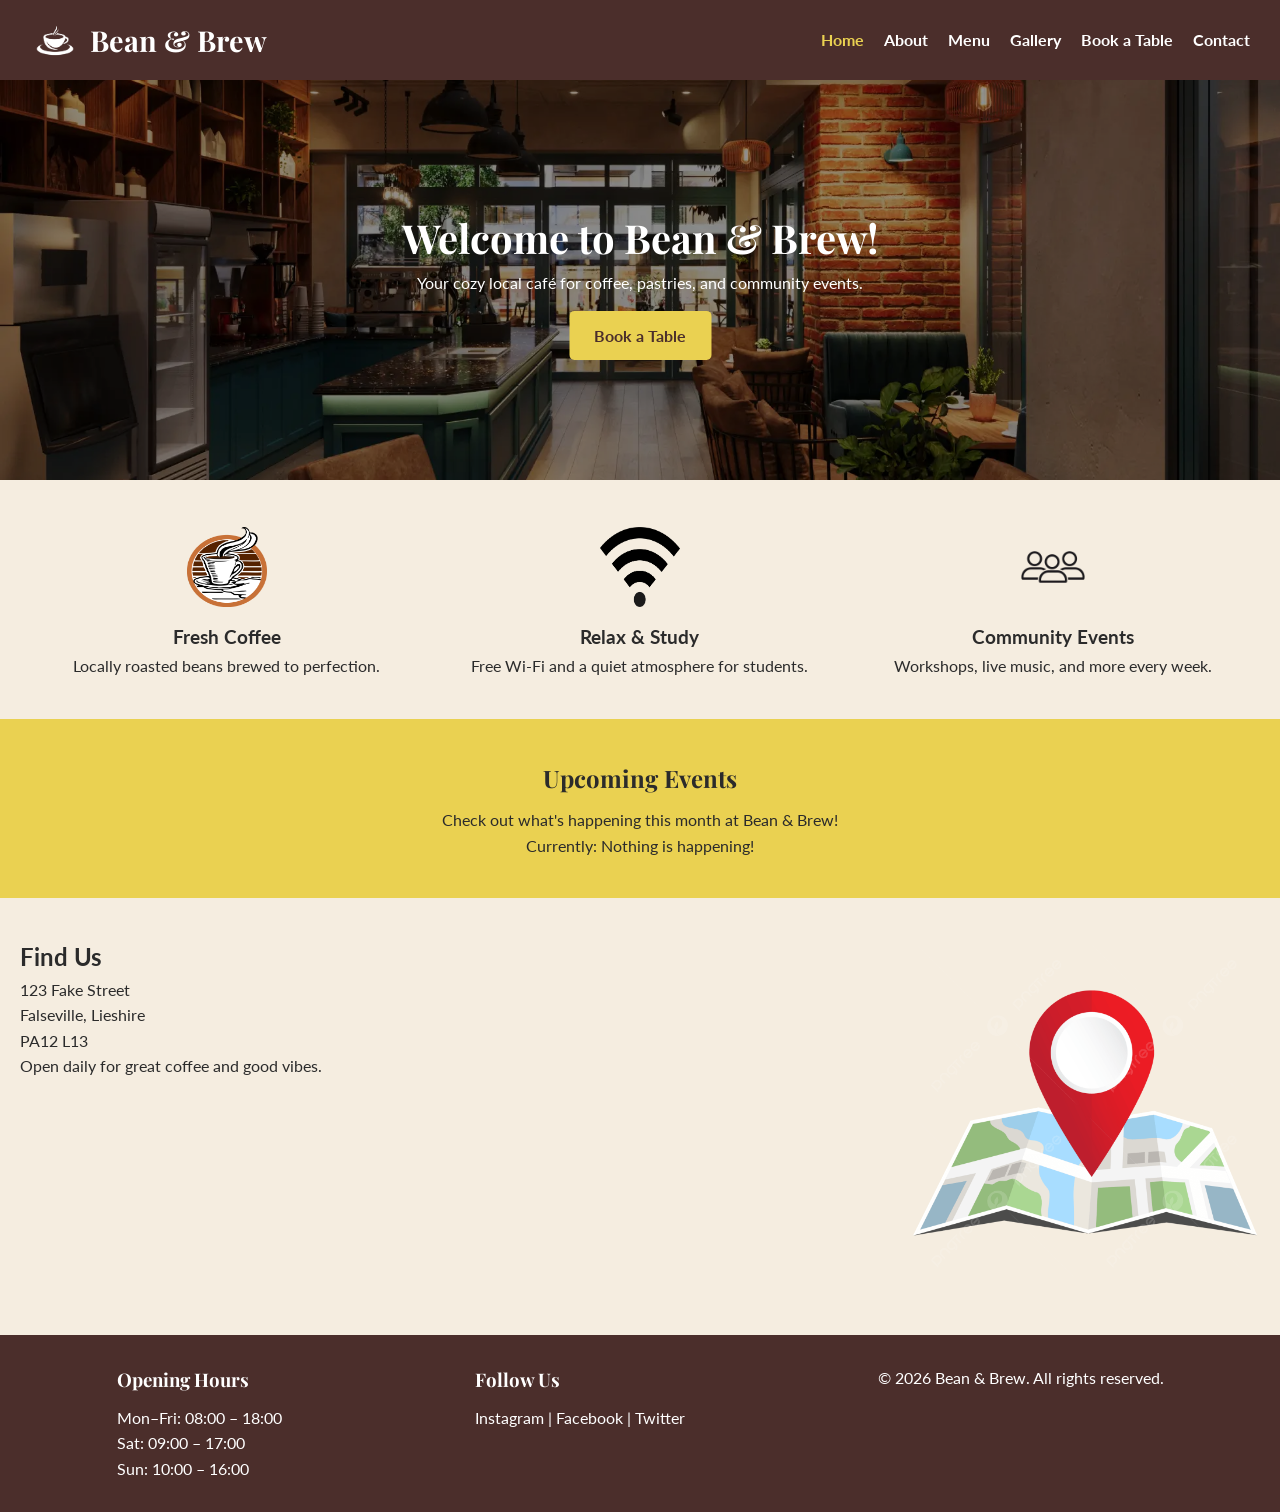
<file: index.html>
<!DOCTYPE html>
<html lang="en">
<head>
    <meta charset="UTF-8">
    <meta name="viewport" content="width=device-width, initial-scale=1.0">
    <meta name="description" content="Welcome to Bean & Brew, your local café for great coffee, fresh pastries, and community events.">
    <title>Bean & Brew – Home</title>

    <link href="https://fonts.googleapis.com/css2?family=Playfair+Display:wght@400;700&family=Lato:wght@300;400;700&display=swap" rel="stylesheet">

    <link rel="stylesheet" href="css/style.css">
</head>

<body>
    <header>
        <div class="logo-area">
            <img src="images/logo.png" alt="Bean & Brew logo" class="logo">
            <h1>Bean & Brew</h1>
        </div>
        <nav>
            <ul>
                <li><a href="index.html" class="active">Home</a></li>
                <li><a href="about.html">About</a></li>
                <li><a href="menu.html">Menu</a></li>
                <li><a href="gallery.html">Gallery</a></li>
                <li><a href="book.html">Book a Table</a></li>
                <li><a href="contact.html">Contact</a></li>
            </ul>
        </nav>
    </header>
    <main>
        <section class="hero">
            <img src="images/cafe-interior.webp" alt="Café interior" class="hero-image">
            <div class="hero-text">
                <h2>Welcome to Bean & Brew!</h2>
                <p>Your cozy local café for coffee, pastries, and community events.</p>
                <a href="book.html" class="btn">Book a Table</a>
            </div>
        </section>
        <section class="features">
            <div class="feature-box">
                <img src="images/coffee.png" alt="An icon of a right hand holding a saucer with a coffee cup on it. Steam rises from the cup" class="feature-icon">
                <h3>Fresh Coffee</h3>
                <p>Locally roasted beans brewed to perfection.</p>
            </div>

            <div class="feature-box">
                <img src="images/wifi.png" alt="An icon of a wifi symbol, a dot with three arcs cascading upwards" class="feature-icon">
                <h3>Relax & Study</h3>
                <p>Free Wi‑Fi and a quiet atmosphere for students.</p>
            </div>

            <div class="feature-box">
                <img src="images/people.png" alt="An icon of three people-shaped entities" class="feature-icon">
                <h3>Community Events</h3>
                <p>Workshops, live music, and more every week.</p>
            </div>
        </section>
        <section class="events">
            <h2>Upcoming Events</h2>
            <p>Check out what's happening this month at Bean & Brew!</p>
            <p>Currently: Nothing is happening!</p>
        </section>
        <section class="location">
            <div class="location-info">
                <h2>Find Us</h2>
                <p>123 Fake Street<br>Falseville, Lieshire<br>PA12 L13</p>
                <p>Open daily for great coffee and good vibes.</p>
            </div>

            <div class="location-map">
                <img src="images/map.png" alt="Map showing café location">
            </div>
        </section>
    </main>
    <footer>
        <div class="footer-column">
            <h3>Opening Hours</h3>
            <p>Mon–Fri: 08:00 – 18:00</p>
            <p>Sat: 09:00 – 17:00</p>
            <p>Sun: 10:00 – 16:00</p>
        </div>

        <div class="footer-column">
            <h3>Follow Us</h3>
            <p>Instagram | Facebook | Twitter</p>
        </div>

        <div class="footer-column">
            <p>&copy; 2026 Bean & Brew. All rights reserved.</p>
        </div>
    </footer>

</body>
</html>
</file>
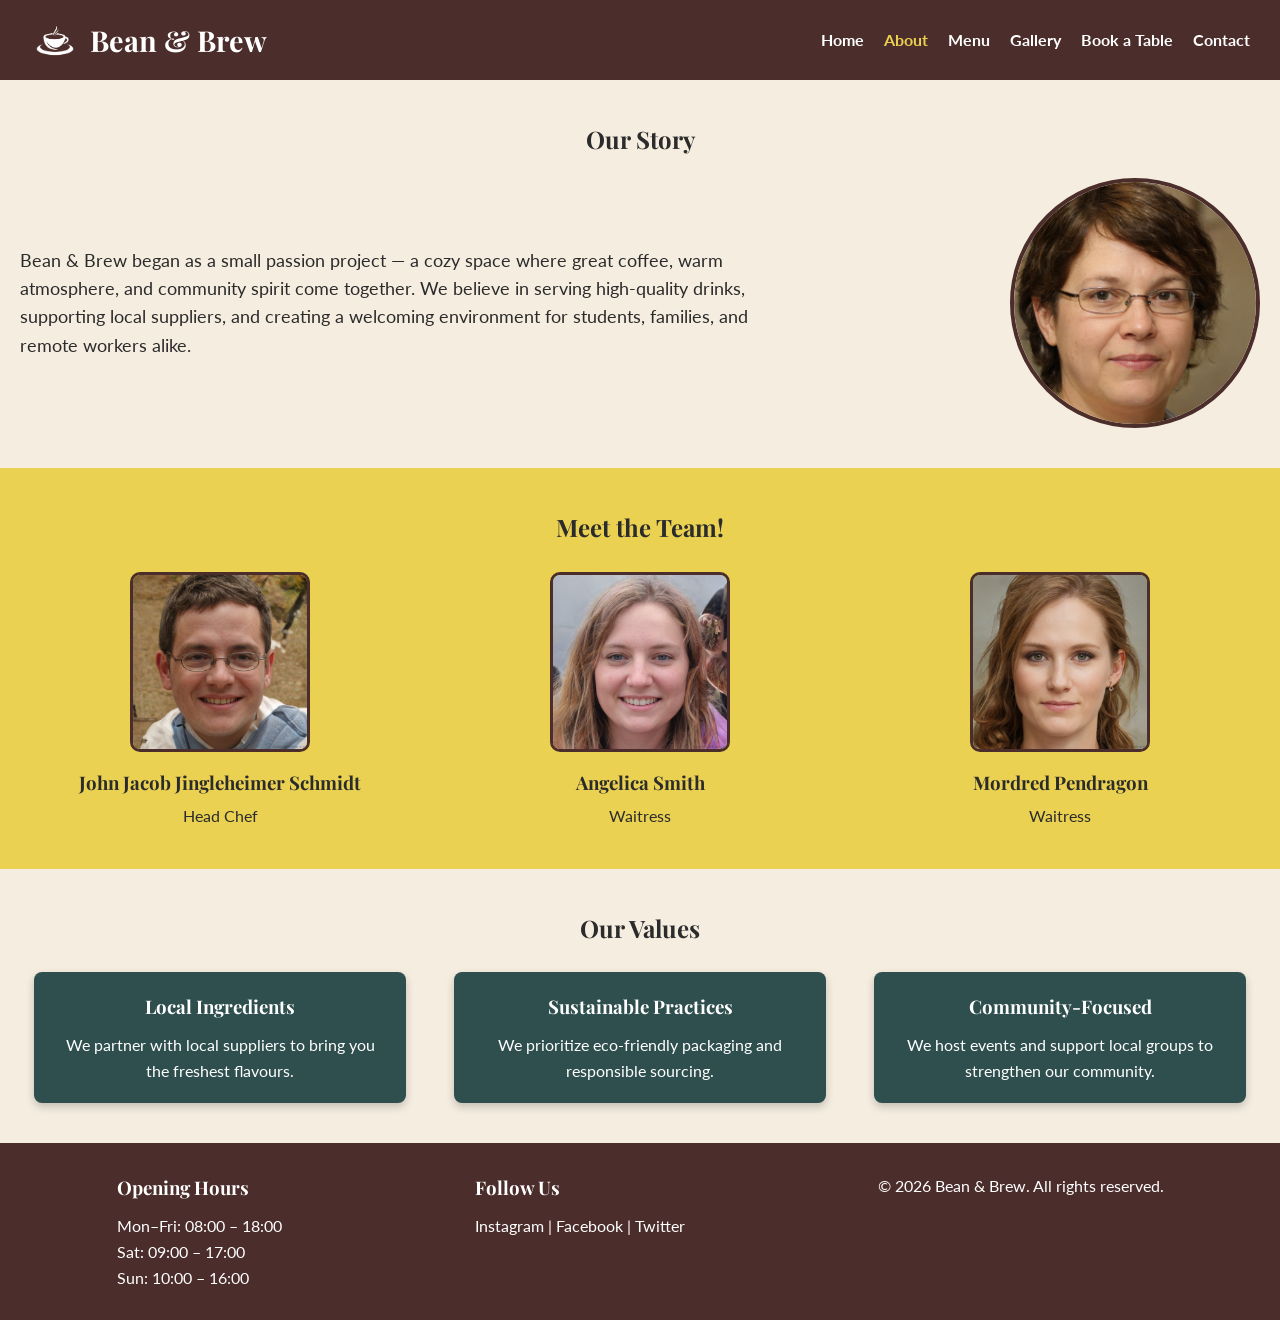
<file: about.html>
<!DOCTYPE html>
<html lang="en">
<head>
    <meta charset="UTF-8">
    <meta name="viewport" content="width=device-width, initial-scale=1.0">
    <meta name="description" content="Learn about the story, team, and values behind Bean & Brew café.">
    <title>Bean & Brew – About</title>

    <link href="https://fonts.googleapis.com/css2?family=Playfair+Display:wght@400;700&family=Lato:wght@300;400;700&display=swap" rel="stylesheet">
    <link rel="stylesheet" href="css/style.css">
</head>

<body>
    <header>
        <div class="logo-area">
            <img src="images/logo.png" alt="Bean & Brew logo" class="logo">
            <h1>Bean & Brew</h1>
        </div>
        <nav>
            <ul>
                <li><a href="index.html">Home</a></li>
                <li><a href="about.html" class="active">About</a></li>
                <li><a href="menu.html">Menu</a></li>
                <li><a href="gallery.html">Gallery</a></li>
                <li><a href="book.html">Book a Table</a></li>
                <li><a href="contact.html">Contact</a></li>
            </ul>
        </nav>
    </header>
    <main>
        <section class="about-story">
            <h2>Our Story</h2>
            <div class="story-content">
                <p>Bean & Brew began as a small passion project — a cozy space where great coffee, warm atmosphere, and community spirit come together. We believe in serving high‑quality drinks, supporting local suppliers, and creating a welcoming environment for students, families, and remote workers alike.</p>
                <img src="images/owner.jpg" alt="A picture of the café's owner, Janet McConnell" class="owner-photo">
            </div>
        </section>
        <section class="team">
            <h2>Meet the Team!</h2>
            <div class="team-grid">
                <div class="team-member"> <!-- Team staff member images were randomly generated from https://thispersondoesnotexist.com/-->
                    <img src="images/staff1.jpg" alt="A picture of the head chef, John Jacob Jingleheimer Schmidt. He wears glasses over brown eyes and has short brown hair, fair skin, and is smiling.">
                    <h3>John Jacob Jingleheimer Schmidt</h3>
                    <p>Head Chef</p>
                </div>
                <div class="team-member">
                    <img src="images/staff2.jpg" alt="A picture of one of the waitresses, Angelica Smith. She has blonde-ish hair that flows down out of the bottom of the frame, and blue eyes. She is smiling.">
                    <h3>Angelica Smith</h3>
                    <p>Waitress</p>
                </div>
                <div class="team-member">
                    <img src="images/staff3.png" alt="A picture of one of the waitresses, Mordred Pendragon. She has light brown/blonde-ish hair, hazel-green eyes, and has a slight smile on her closed mouth. She has an earring in her left ear.">
                    <h3>Mordred Pendragon</h3>
                    <p>Waitress</p>
                </div>
            </div>
        </section>
        <section class="values">
            <h2>Our Values</h2>
            <div class="values-grid">
                <div class="value-box">
                    <h3>Local Ingredients</h3>
                    <p>We partner with local suppliers to bring you the freshest flavours.</p>
                </div>
                <div class="value-box">
                    <h3>Sustainable Practices</h3>
                    <p>We prioritize eco‑friendly packaging and responsible sourcing.</p>
                </div>
                <div class="value-box">
                    <h3>Community-Focused</h3>
                    <p>We host events and support local groups to strengthen our community.</p>
                </div>
            </div>
        </section>
    </main>
    <footer>
        <div class="footer-column">
            <h3>Opening Hours</h3>
            <p>Mon–Fri: 08:00 – 18:00</p>
            <p>Sat: 09:00 – 17:00</p>
            <p>Sun: 10:00 – 16:00</p>
        </div>

        <div class="footer-column">
            <h3>Follow Us</h3>
            <p>Instagram | Facebook | Twitter</p>
        </div>

        <div class="footer-column">
            <p>&copy; 2026 Bean & Brew. All rights reserved.</p>
        </div>
    </footer>

</body>
</html>
</file>
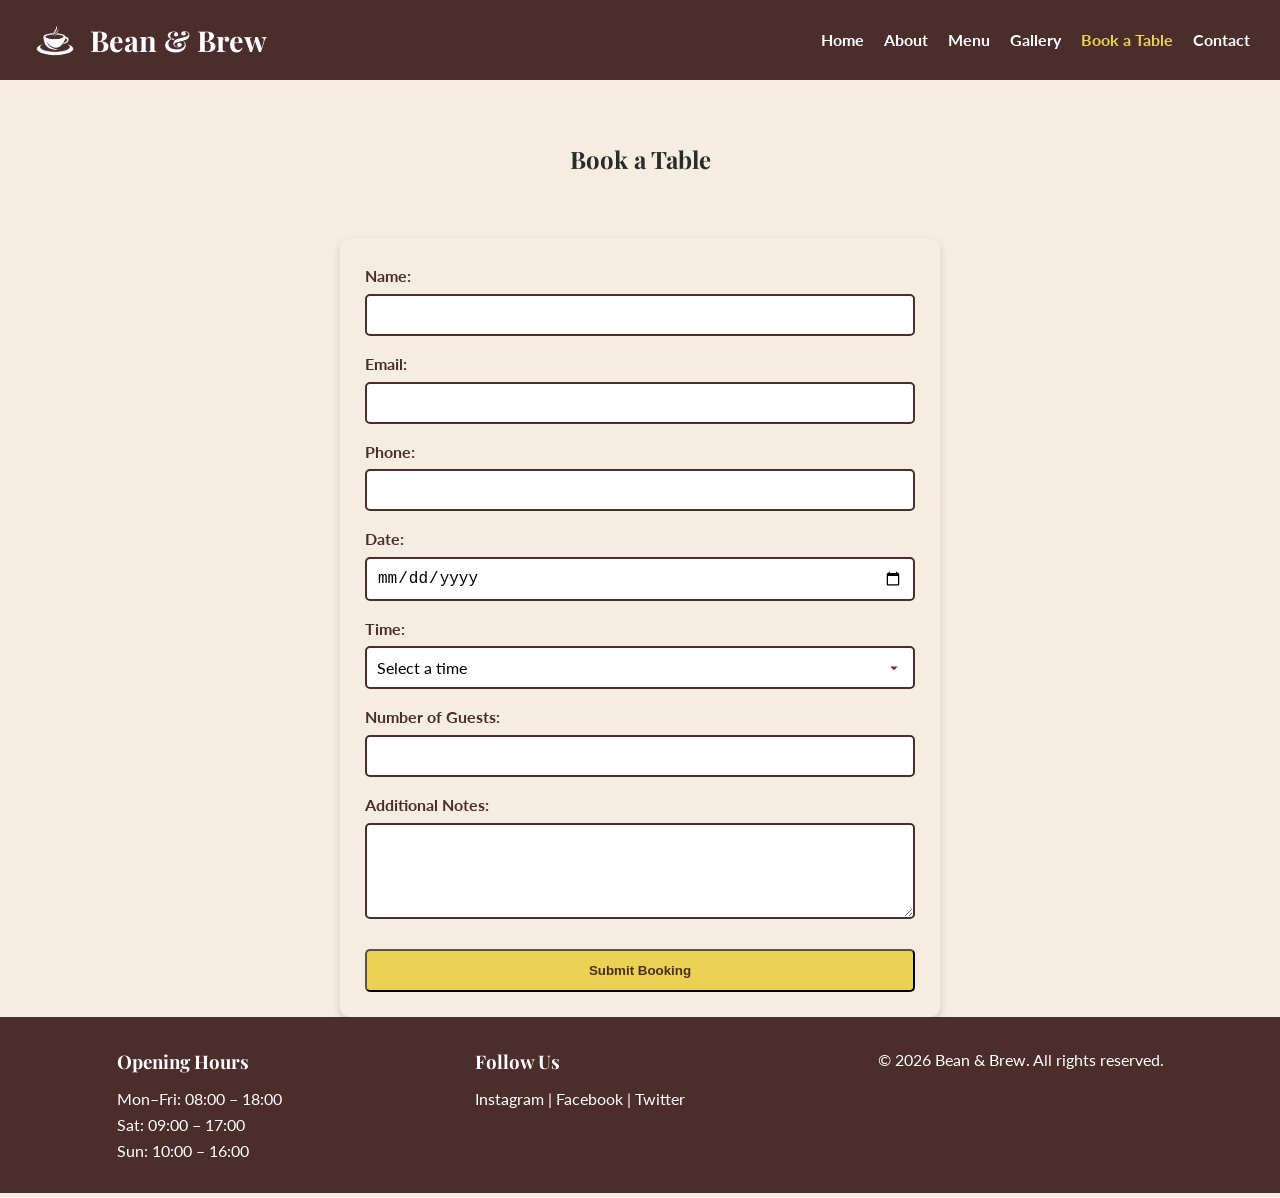
<file: book.html>
<!DOCTYPE html>
<html lang="en">
<head>
    <meta charset="UTF-8">
    <meta name="viewport" content="width=device-width, initial-scale=1.0">
    <meta name="description" content="Book a table at Bean & Brew café.">
    <title>Bean & Brew – Book a Table</title>

    <link href="https://fonts.googleapis.com/css2?family=Playfair+Display:wght@400;700&family=Lato:wght@300;400;700&display=swap" rel="stylesheet">

    <link rel="stylesheet" href="css/style.css">
</head>

<body>

    <header>
        <div class="logo-area">
            <img src="images/logo.png" alt="Bean & Brew logo" class="logo">
            <h1>Bean & Brew</h1>
        </div>

        <nav>
            <ul>
                <li><a href="index.html">Home</a></li>
                <li><a href="about.html">About</a></li>
                <li><a href="menu.html">Menu</a></li>
                <li><a href="gallery.html">Gallery</a></li>
                <li><a href="book.html" class="active">Book a Table</a></li>
                <li><a href="contact.html">Contact</a></li>
            </ul>
        </nav>
    </header>

    <main class="booking-page">
        <div class="page-header">
            <h2>Book a Table</h2>
        </div>
        <div id="booking-container">
            <form id="booking-form" class="booking-form">
                <label>
                    Name:
                    <input type="text" name="name" required>
                </label>

                <label>
                    Email:
                    <input type="email" name="email" required>
                </label>

                <label>
                    Phone:
                    <input type="tel" name="phone" required>
                </label>

                <label>
                    Date:
                    <input type="date" name="date" required>
                </label>

                <label>
                    Time:
                    <select name="time" id="time-select" required>
                        <option value="">Select a time</option>
                    </select>
                </label>

                <label>
                    Number of Guests:
                    <input type="number" name="guests" min="1" max="12" required>
                </label>

                <label>
                    Additional Notes:
                    <textarea name="notes" rows="4"></textarea>
                </label>

                <button type="submit" class="btn">Submit Booking</button>
            </form>
            <div id="booking-confirmation" class="booking-confirmation">
                <h3>Thank you!</h3>
                <p>Your booking has been received. We’ll contact you shortly.</p>
            </div>

        </div>

    </main>
    <footer>
        <div class="footer-column">
            <h3>Opening Hours</h3>
            <p>Mon–Fri: 08:00 – 18:00</p>
            <p>Sat: 09:00 – 17:00</p>
            <p>Sun: 10:00 – 16:00</p>
        </div>

        <div class="footer-column">
            <h3>Follow Us</h3>
            <p>Instagram | Facebook | Twitter</p>
        </div>

        <div class="footer-column">
            <p>&copy; 2026 Bean & Brew. All rights reserved.</p>
        </div>
    </footer>
    <script>
        const form = document.getElementById("booking-form");
        const confirmation = document.getElementById("booking-confirmation");

        // Prevent past dates
        const dateInput = document.querySelector('input[name="date"]');
        const today = new Date().toISOString().split("T")[0];
        dateInput.min = today;

        // Time restrictions based on day of week
        const timeInput = document.querySelector('input[name="time"]');

        dateInput.addEventListener("change", () => {
            const selectedDate = new Date(dateInput.value);
            const day = selectedDate.getDay(); // 0 = Sunday, 1 = Monday...

            let open = "08:00";
            let close = "18:00";

            if (day === 6) {        // Saturday
                open = "09:00";
                close = "17:00";
            } else if (day === 0) { // Sunday
                open = "10:00";
                close = "16:00";
            }

            timeInput.min = open;
            timeInput.max = close;
        });

        const timeSelect = document.getElementById("time-select");

        // Generates time options in 15-minute intervals
        function generateTimes(open, close) {
            timeSelect.innerHTML = '<option value="">Select a time</option>';

            const [openH, openM] = open.split(":").map(Number);
            const [closeH, closeM] = close.split(":").map(Number);

            let current = new Date();
            current.setHours(openH, openM, 0, 0);

            const end = new Date();
            end.setHours(closeH, closeM, 0, 0);

            while (current <= end) {
                const hh = String(current.getHours()).padStart(2, "0");
                const mm = String(current.getMinutes()).padStart(2, "0");
                const timeString = `${hh}:${mm}`;

                const option = document.createElement("option");
                option.value = timeString;
                option.textContent = timeString;

                timeSelect.appendChild(option);

                // Adds 15 minutes
                current.setMinutes(current.getMinutes() + 15);
            }
        }

        // Updates times when date changes
        dateInput.addEventListener("change", () => {
            const selectedDate = new Date(dateInput.value);
            const day = selectedDate.getDay(); // 0 = Sunday

            if (day === 6) {
                generateTimes("09:00", "17:00"); // Saturday
            } else if (day === 0) {
                generateTimes("10:00", "16:00"); // Sunday
            } else {
                generateTimes("08:00", "18:00"); // Weekdays
            }
        });


        form.addEventListener("submit", function(e) {
            e.preventDefault();

            // Fades out form
            form.style.opacity = "0";

            setTimeout(() => {
                form.style.display = "none";

                // Fades in confirmation
                confirmation.classList.add("show");

                // After 4 seconds, returns to form
                setTimeout(() => {
                    confirmation.classList.remove("show");

                    setTimeout(() => {
                        confirmation.style.display = "none";

                        // Resets form
                        form.reset();

                        // Shows form again
                        form.style.display = "block";

                        // Triggers fade-in
                        setTimeout(() => {
                            form.style.opacity = "1";
                        }, 50);

                    }, 500);

                }, 4000);

            }, 400);
        });
    </script>

</body>
</html>
</file>
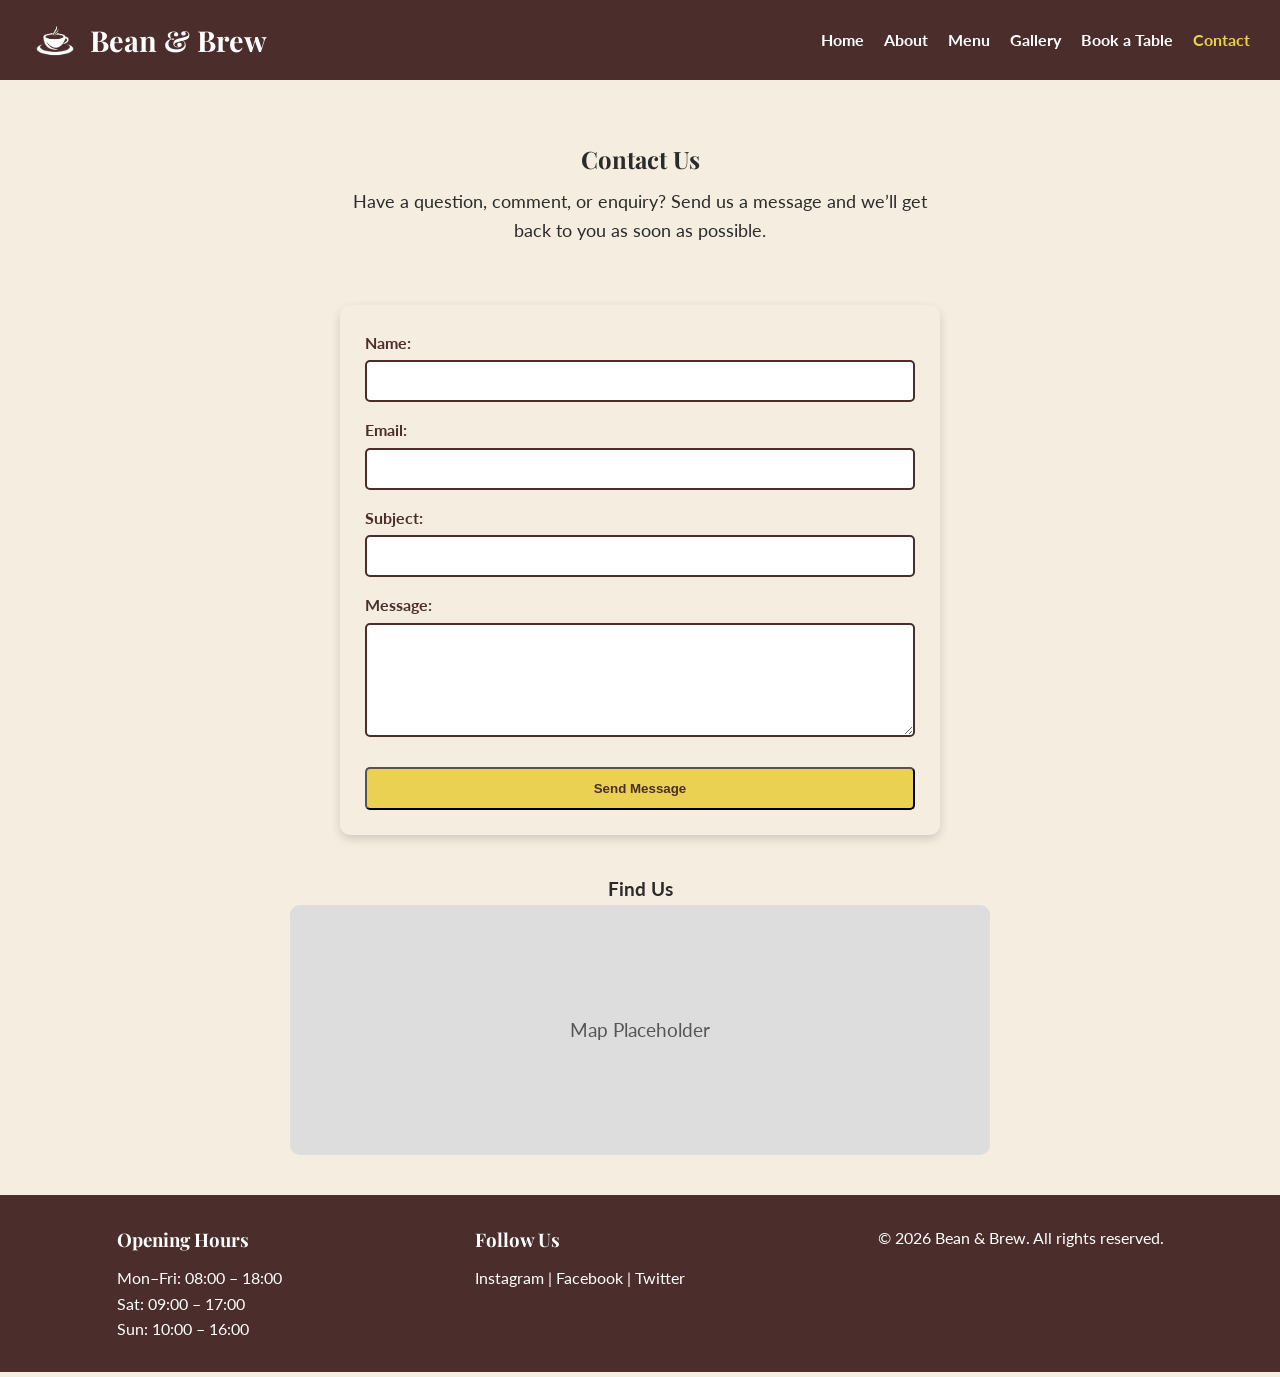
<file: contact.html>
<!DOCTYPE html>
<html lang="en">
<head>
    <meta charset="UTF-8">
    <meta name="viewport" content="width=device-width, initial-scale=1.0">
    <meta name="description" content="Contact Bean & Brew café.">
    <title>Bean & Brew – Contact Us</title>

    <link href="https://fonts.googleapis.com/css2?family=Playfair+Display:wght@400;700&family=Lato:wght@300;400;700&display=swap" rel="stylesheet">

    <link rel="stylesheet" href="css/style.css">
</head>

<body>
    <header>
        <div class="logo-area">
            <img src="images/logo.png" alt="Bean & Brew logo" class="logo">
            <h1>Bean & Brew</h1>
        </div>

        <nav>
            <ul>
                <li><a href="index.html">Home</a></li>
                <li><a href="about.html">About</a></li>
                <li><a href="menu.html">Menu</a></li>
                <li><a href="gallery.html">Gallery</a></li>
                <li><a href="book.html">Book a Table</a></li>
                <li><a href="contact.html" class="active">Contact</a></li>
            </ul>
        </nav>
    </header>

    <main class="contact-page">
        <div class="page-header">
            <h2>Contact Us</h2>
            <p>Have a question, comment, or enquiry? Send us a message and we’ll get back to you as soon as possible.</p>
        </div>

        <div id="contact-container">
            <form id="contact-form" class="contact-form">
                <label>
                    Name:
                    <input type="text" name="name" required>
                </label>

                <label>
                    Email:
                    <input type="email" name="email" required>
                </label>

                <label>
                    Subject:
                    <input type="text" name="subject" required>
                </label>

                <label>
                    Message:
                    <textarea name="message" rows="5" required></textarea>
                </label>

                <button type="submit" class="btn">Send Message</button>
            </form>

            <div id="contact-confirmation" class="contact-confirmation">
                <h3>Message Sent</h3>
                <p>Thank you for contacting us. We’ll reply as soon as we can.</p>
            </div>

        </div>
        <div class="map-container">
            <h3>Find Us</h3>
            <div class="map-placeholder">
                <p>Map Placeholder</p>
            </div>
        </div>

    </main>

    <footer>
        <div class="footer-column">
            <h3>Opening Hours</h3>
            <p>Mon–Fri: 08:00 – 18:00</p>
            <p>Sat: 09:00 – 17:00</p>
            <p>Sun: 10:00 – 16:00</p>
        </div>

        <div class="footer-column">
            <h3>Follow Us</h3>
            <p>Instagram | Facebook | Twitter</p>
        </div>

        <div class="footer-column">
            <p>&copy; 2026 Bean & Brew. All rights reserved.</p>
        </div>
    </footer>

    <script>
        const contactForm = document.getElementById("contact-form");
        const contactConfirmation = document.getElementById("contact-confirmation");

        contactForm.addEventListener("submit", function(e) {
            e.preventDefault();

            contactForm.style.opacity = "0";

            setTimeout(() => {
                contactForm.style.display = "none";
                contactConfirmation.classList.add("show");

                setTimeout(() => {
                    contactConfirmation.classList.remove("show");

                    setTimeout(() => {
                        contactConfirmation.style.display = "none";
                        contactForm.reset();
                        contactForm.style.display = "block";

                        setTimeout(() => {
                            contactForm.style.opacity = "1";
                        }, 50);

                    }, 500);

                }, 4000);

            }, 400);
        });
    </script>

</body>
</html>
</file>
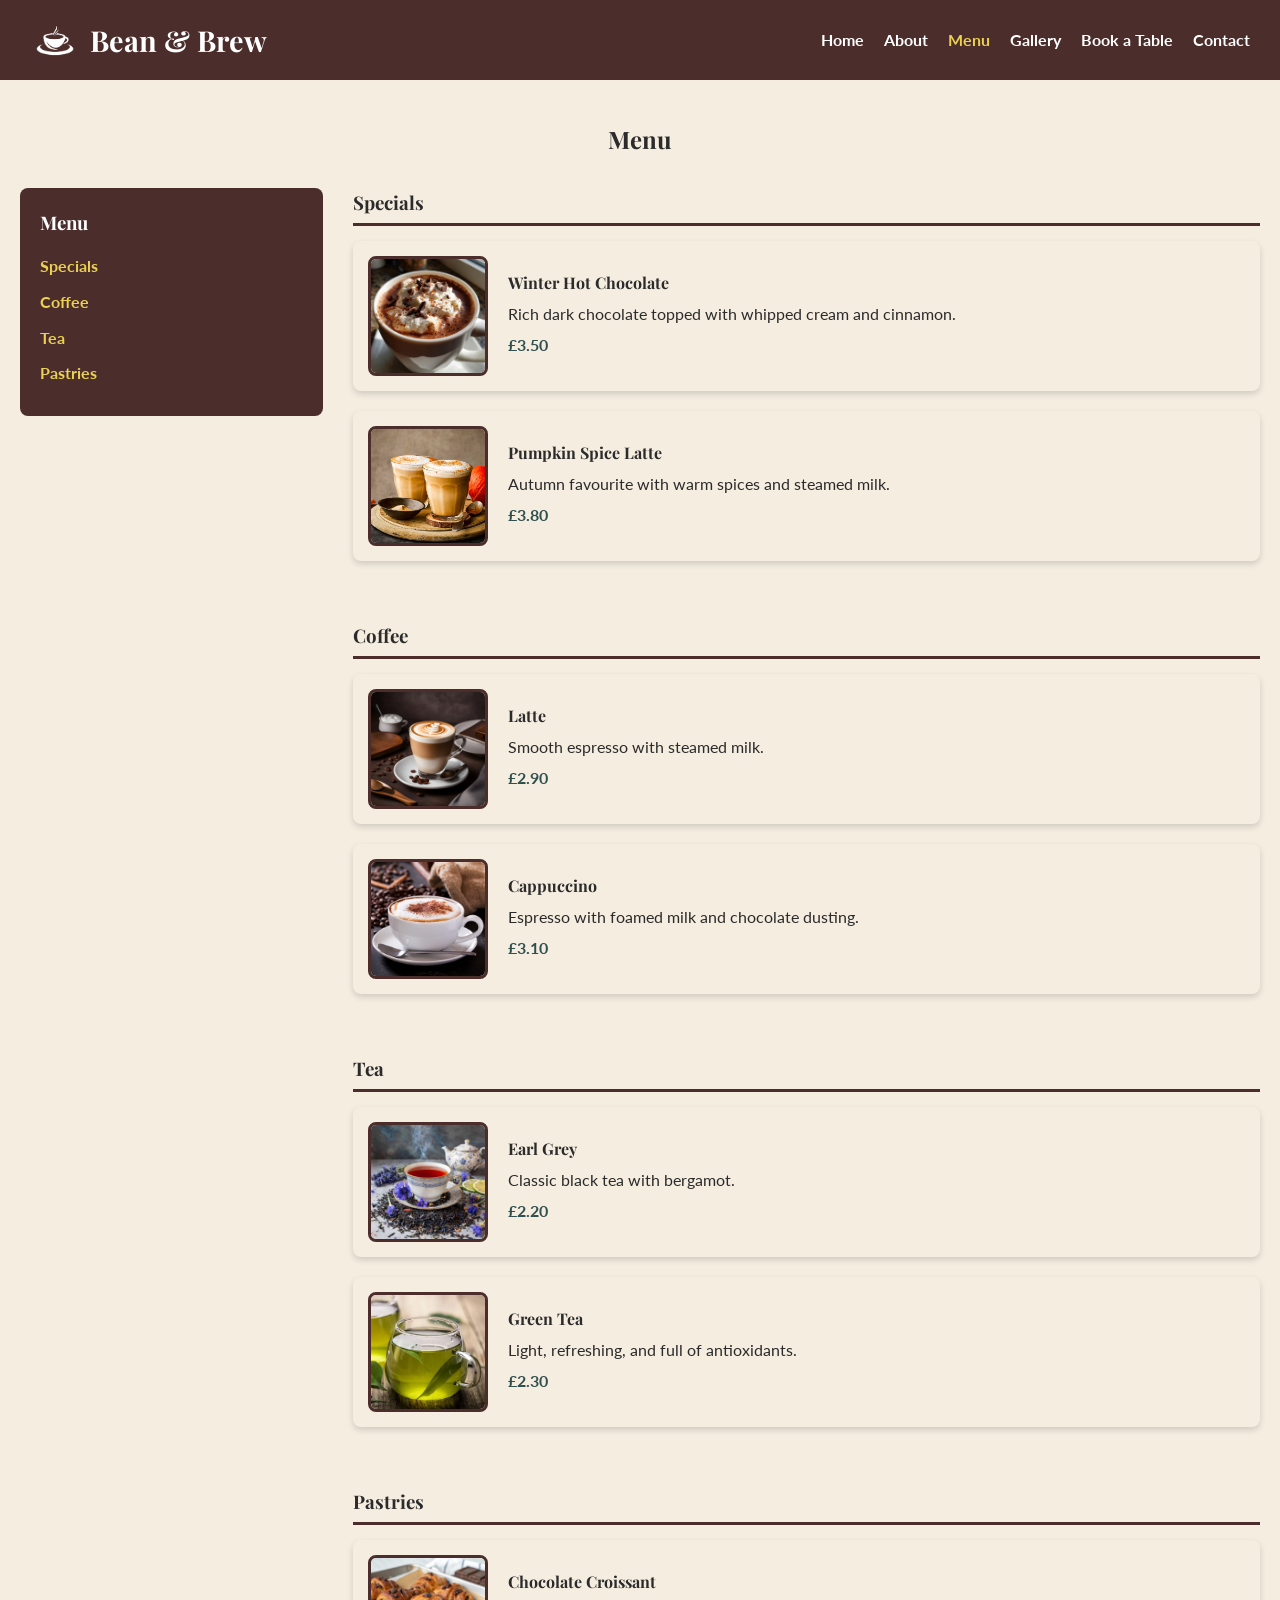
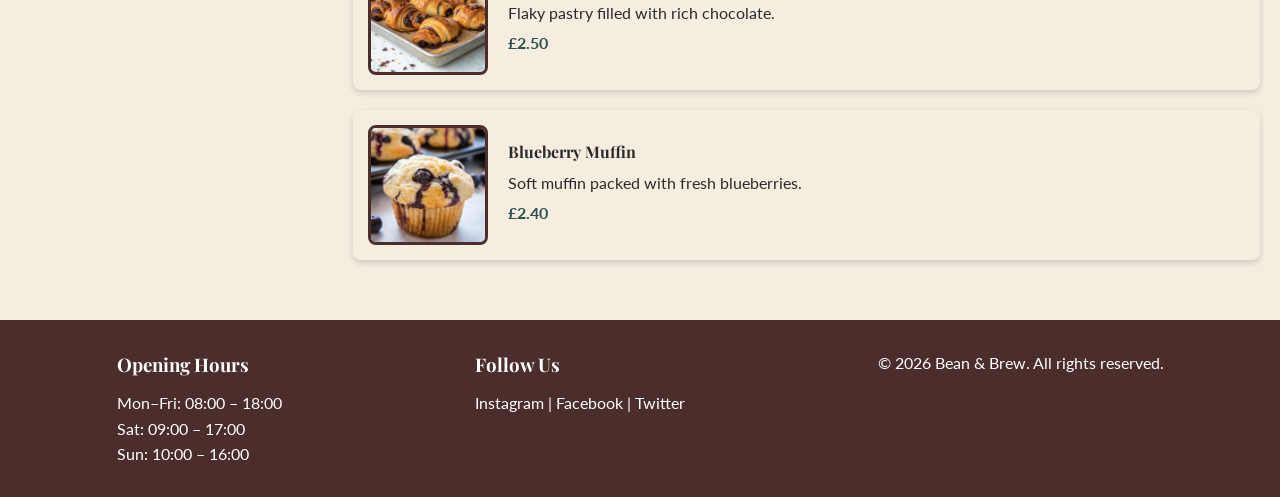
<file: menu.html>
<!DOCTYPE html>
<html lang="en">
<head>
    <meta charset="UTF-8">
    <meta name="viewport" content="width=device-width, initial-scale=1.0">
    <meta name="description" content="Explore the Bean & Brew menu featuring coffee, tea, pastries, and seasonal specials.">
    <title>Bean & Brew – Menu</title>

    <link href="https://fonts.googleapis.com/css2?family=Playfair+Display:wght@400;700&family=Lato:wght@300;400;700&display=swap" rel="stylesheet">

    <link rel="stylesheet" href="css/style.css">
</head>

<body>
    <header>
        <div class="logo-area">
            <img src="images/logo.png" alt="Bean & Brew logo" class="logo">
            <h1>Bean & Brew</h1>
        </div>

        <nav>
            <ul>
                <li><a href="index.html">Home</a></li>
                <li><a href="about.html">About</a></li>
                <li><a href="menu.html" class="active">Menu</a></li>
                <li><a href="gallery.html">Gallery</a></li>
                <li><a href="book.html">Book a Table</a></li>
                <li><a href="contact.html">Contact</a></li>
            </ul>
        </nav>
    </header>
    <main class="menu-page">
        <h2 class="menu-title">Menu</h2>
        <div class="menu-layout">
            <aside class="menu-sidebar">
                <h3>Menu</h3>
                <ul>
                    <li><a href="#specials">Specials</a></li>
                    <li><a href="#coffee">Coffee</a></li>
                    <li><a href="#tea">Tea</a></li>
                    <li><a href="#pastries">Pastries</a></li>
                </ul>
            </aside>
            <div class="menu-content">
                <section id="specials" class="menu-section">
                    <h3>Specials</h3>
                    <div class="menu-item">
                        <img src="images/hot-chocolate.jpg" alt="An image of hot chocolate, with whipped cream and cinnamon on top.">
                        <div>
                            <h4>Winter Hot Chocolate</h4>
                            <p>Rich dark chocolate topped with whipped cream and cinnamon.</p>
                            <p class="price">£3.50</p>
                        </div>
                    </div>

                    <div class="menu-item">
                        <img src="images/pumpkin-spice-latte.jpg" alt="An image of two pumpkin spice lattes.">
                        <div>
                            <h4>Pumpkin Spice Latte</h4>
                            <p>Autumn favourite with warm spices and steamed milk.</p>
                            <p class="price">£3.80</p>
                        </div>
                    </div>
                </section>
                <section id="coffee" class="menu-section">
                    <h3>Coffee</h3>

                    <div class="menu-item">
                        <img src="images/latte.png" alt="An image of a latte, with steamed milk.">
                        <div>
                            <h4>Latte</h4>
                            <p>Smooth espresso with steamed milk.</p>
                            <p class="price">£2.90</p>
                        </div>
                    </div>

                    <div class="menu-item">
                        <img src="images/cappucino.jpg" alt="An image of an espresso with foamed milk and topped with chocolate dusting.">
                        <div>
                            <h4>Cappuccino</h4>
                            <p>Espresso with foamed milk and chocolate dusting.</p>
                            <p class="price">£3.10</p>
                        </div>
                    </div>
                </section>
                <section id="tea" class="menu-section">
                    <h3>Tea</h3>

                    <div class="menu-item">
                        <img src="images/earl-grey-tea.jpg" alt="An image of earl grey tea, black and surrounded by shavings. Steam rises from the cup.">
                        <div>
                            <h4>Earl Grey</h4>
                            <p>Classic black tea with bergamot.</p>
                            <p class="price">£2.20</p>
                        </div>
                    </div>

                    <div class="menu-item">
                        <img src="images/green-tea.png" alt="An image of green tea in a clear mug.">
                        <div>
                            <h4>Green Tea</h4>
                            <p>Light, refreshing, and full of antioxidants.</p>
                            <p class="price">£2.30</p>
                        </div>
                    </div>
                </section>
                <section id="pastries" class="menu-section">
                    <h3>Pastries</h3>

                    <div class="menu-item">
                        <img src="images/choc-croissant.webp" alt="An image of chocolate croissants on a sheet tray.">
                        <div>
                            <h4>Chocolate Croissant</h4>
                            <p>Flaky pastry filled with rich chocolate.</p>
                            <p class="price">£2.50</p>
                        </div>
                    </div>

                    <div class="menu-item">
                        <img src="images/blueberry-muffin.jpg" alt="An image of a blueberry muffin. The dough is white, and the blueberry juice runs down the ridges.">
                        <div>
                            <h4>Blueberry Muffin</h4>
                            <p>Soft muffin packed with fresh blueberries.</p>
                            <p class="price">£2.40</p>
                        </div>
                    </div>
                </section>

            </div>
        </div>
    </main>
    <footer>
        <div class="footer-column">
            <h3>Opening Hours</h3>
            <p>Mon–Fri: 08:00 – 18:00</p>
            <p>Sat: 09:00 – 17:00</p>
            <p>Sun: 10:00 – 16:00</p>
        </div>

        <div class="footer-column">
            <h3>Follow Us</h3>
            <p>Instagram | Facebook | Twitter</p>
        </div>

        <div class="footer-column">
            <p>&copy; 2026 Bean & Brew. All rights reserved.</p>
        </div>
    </footer>

</body>
</html>
</file>
<file: css/style.css>
/* --------------------------------------------------
   Bean & Brew – Global Styles
   -------------------------------------------------- */

/* CSS Variables (Brand Colours) */
:root {
    --coffee-brown: #4B2E2B;
    --cream: #F5EDE0;
    --dark-green: #2F4F4F;
    --light-orange: #EAD151;

    --text-dark: #2b2b2b;
    --text-light: #ffffff;
}

/* Reset */
* {
    margin: 0;
    padding: 0;
    box-sizing: border-box;
}

body {
    font-family: 'Lato', sans-serif;
    background-color: var(--cream);
    color: var(--text-dark);
    line-height: 1.6;
}

html, body {
    height: 100%;
}

body {
    display: flex;
    flex-direction: column;
}

main {
    flex: 1;
}

.page-header {
    background-color: var(--cream);
    padding: 60px 0;
    text-align: center;
}

.page-header h2 {
    font-family: 'Playfair Display', serif;
    margin: 0;
}

.page-header p {
    max-width: 600px;
    margin: 10px auto 0;
    font-size: 1.1rem;
}

/* Header & Navigation*/

header {
    background-color: var(--coffee-brown);
    color: var(--text-light);
    padding: 15px 30px;
    display: flex;
    justify-content: space-between;
    align-items: center;
}

.logo-area {
    display: flex;
    align-items: center;
    gap: 10px;
}

.logo {
    width: 50px;
    height: 50px;
}

header h1 {
    font-family: 'Playfair Display', serif;
    font-size: 1.8rem;
}

nav ul {
    list-style: none;
    display: flex;
    gap: 20px;
}

nav a {
    color: var(--text-light);
    text-decoration: none;
    font-weight: bold;
    transition: 0.3s;
}

nav a:hover,
nav a.active {
    color: var(--light-orange);
}

/* Hero Section*/

.hero {
    position: relative;
    text-align: center;
    color: var(--text-light);
}

.hero-image {
    width: 100%;
    height: 400px;
    object-fit: cover;
    filter: brightness(60%);
}

.hero-text {
    position: absolute;
    top: 50%;
    left: 50%;
    transform: translate(-50%, -50%);
}

.hero-text h2 {
    font-family: 'Playfair Display', serif;
    font-size: 2.5rem;
}

.btn {
    display: inline-block;
    margin-top: 15px;
    padding: 12px 25px;
    background-color: var(--light-orange);
    color: var(--coffee-brown);
    font-weight: bold;
    border-radius: 5px;
    text-decoration: none;
    transition: 0.3s;
}

.btn:hover {
    background-color: var(--dark-green);
    color: var(--text-light);
}

/* Feature Boxes*/

.features {
    display: flex;
    justify-content: space-around;
    padding: 40px 20px;
    background-color: var(--cream);
}

.feature-box {
    text-align: center;
    width: 30%;
}

.feature-icon {
    width: 80px;
    height: 80px;
    margin-bottom: 10px;
}

/* Events Section */

.events {
    padding: 40px 20px;
    background-color: var(--light-orange);
    text-align: center;
}

.events h2 {
    font-family: 'Playfair Display', serif;
    margin-bottom: 10px;
}

/* Location Section*/

.location {
    display: flex;
    justify-content: space-between;
    padding: 40px 20px;
}

.location-info {
    width: 50%;
}

.location-map img {
    width: 100%;
    max-width: 350px;
    border-radius: 8px;
}

/* About Page – Our Story*/

.about-story {
    padding: 40px 20px;
    background-color: var(--cream);
}

.about-story h2 {
    font-family: 'Playfair Display', serif;
    margin-bottom: 20px;
    text-align: center;
}

.story-content {
    display: flex;
    justify-content: space-between;
    align-items: center;
    gap: 30px;
}

.story-content p {
    width: 60%;
    font-size: 1.1rem;
}

.owner-photo {
    width: 250px;
    height: 250px;
    object-fit: cover;
    border-radius: 50%;
    border: 4px solid var(--coffee-brown);
}


/* Meet the Team*/

.team {
    padding: 40px 20px;
    background-color: var(--light-orange);
}

.team h2 {
    font-family: 'Playfair Display', serif;
    text-align: center;
    margin-bottom: 25px;
}

.team-grid {
    display: flex;
    justify-content: space-around;
    gap: 20px;
}

.team-member {
    text-align: center;
    width: 30%;
}

.team-member img {
    width: 180px;
    height: 180px;
    object-fit: cover;
    border-radius: 10px;
    margin-bottom: 10px;
    border: 3px solid var(--coffee-brown);
}

.team-member h3 {
    font-family: 'Playfair Display', serif;
    margin-bottom: 5px;
}


/* Our Values*/

.values {
    padding: 40px 20px;
    background-color: var(--cream);
}

.values h2 {
    font-family: 'Playfair Display', serif;
    text-align: center;
    margin-bottom: 25px;
}

.values-grid {
    display: flex;
    justify-content: space-around;
    gap: 20px;
}

.value-box {
    background-color: var(--dark-green);
    color: var(--text-light);
    padding: 20px;
    border-radius: 8px;
    width: 30%;
    text-align: center;
    box-shadow: 0 4px 8px rgba(0,0,0,0.2);
}

.value-box h3 {
    font-family: 'Playfair Display', serif;
    margin-bottom: 10px;
}


/* Responsive Adjustments for About Page*/

@media (max-width: 900px) {

    .story-content {
        flex-direction: column;
        text-align: center;
    }

    .story-content p {
        width: 100%;
    }

    .team-grid,
    .values-grid {
        flex-direction: column;
        align-items: center;
    }

    .team-member,
    .value-box {
        width: 90%;
    }
}

/* Menu Page – Layout*/

.menu-page {
    padding: 40px 20px;
}

.menu-title {
    font-family: 'Playfair Display', serif;
    text-align: center;
    margin-bottom: 30px;
}

.menu-layout {
    display: flex;
    gap: 30px;
}


/* Sidebar*/

.menu-sidebar {
    width: 25%;
    background-color: var(--coffee-brown);
    color: var(--text-light);
    padding: 20px;
    border-radius: 8px;
    height: fit-content;
    position: sticky;
    top: 20px;
}

.menu-sidebar h3 {
    font-family: 'Playfair Display', serif;
    margin-bottom: 15px;
}

.menu-sidebar ul {
    list-style: none;
}

.menu-sidebar li {
    margin-bottom: 10px;
}

.menu-sidebar a {
    color: var(--light-orange);
    text-decoration: none;
    font-weight: bold;
    transition: 0.3s;
}

.menu-sidebar a:hover {
    color: var(--cream);
}


/* Menu Content*/

.menu-content {
    width: 75%;
    display: flex;
    flex-direction: column;
    gap: 40px;
}

.menu-section h3 {
    font-family: 'Playfair Display', serif;
    margin-bottom: 15px;
    border-bottom: 3px solid var(--coffee-brown);
    padding-bottom: 5px;
}


/*Menu Items*/

.menu-item {
    display: flex;
    align-items: center;
    gap: 20px;
    margin-bottom: 20px;
    padding: 15px;
    background-color: var(--cream);
    border-radius: 8px;
    box-shadow: 0 3px 6px rgba(0,0,0,0.15);
}

.menu-item img {
    width: 120px;
    height: 120px;
    object-fit: cover;
    border-radius: 8px;
    border: 3px solid var(--coffee-brown);
}

.menu-item h4 {
    font-family: 'Playfair Display', serif;
    margin-bottom: 5px;
}

.menu-item p {
    margin-bottom: 5px;
}

.price {
    font-weight: bold;
    color: var(--dark-green);
}


/* Responsive Adjustments – Menu Page*/

@media (max-width: 900px) {

    .menu-layout {
        flex-direction: column;
    }

    .menu-sidebar,
    .menu-content {
        width: 100%;
    }

    .menu-item {
        flex-direction: column;
        text-align: center;
    }

    .menu-item img {
        width: 180px;
        height: 180px;
    }
}

/* Gallery Page – Layout*/

.gallery-page {
    padding: 40px 20px;
}

.gallery-title {
    font-family: 'Playfair Display', serif;
    text-align: center;
    margin-bottom: 30px;
}


/* Video Section */

.gallery-video {
    text-align: center;
    margin-bottom: 40px;
}

.gallery-video h3 {
    font-family: 'Playfair Display', serif;
    margin-bottom: 15px;
}

.gallery-video video {
    width: 100%;
    max-width: 800px;
    border-radius: 10px;
    border: 4px solid var(--coffee-brown);
}


/* Image Grid*/

.gallery-grid {
    display: grid;
    grid-template-columns: repeat(2, 1fr);
    gap: 20px;
    margin-bottom: 30px;
    max-width: 900px;
    margin: 0 auto 30px auto;
    opacity: 1;
    transition: opacity 0.4s ease;
}

.gallery-grid.fade-out {
    opacity: 0;
}

.gallery-item img {
    width: 100%;
    height: 300px;
    object-fit: cover;
    border-radius: 10px;
    border: 3px solid var(--coffee-brown);
    transition: 0.3s;
}

.gallery-item img:hover {
    transform: scale(1.03);
}


/*Pagination Button*/

.gallery-pagination {
    text-align: center;
    margin-top: 10px;
}

/* Responsive YouTube Embed 
.youtube-wrapper {
    position: relative;
    width: 100%;
    max-width: 800px;
    margin: 0 auto 30px auto;
    padding-bottom: 56.25%;
    height: 0;
}

.youtube-wrapper iframe {
    position: absolute;
    top: 0;
    left: 0;
    width: 100%;
    height: 100%;
    border-radius: 10px;
    border: 4px solid var(--coffee-brown);
} */


/* Responsive Adjustments – Gallery Page*/

@media (max-width: 700px) {

    .gallery-grid {
        grid-template-columns: 1fr;
    }

    .gallery-item img {
        height: 200px;
    }
}

/* Image Modal (Gallery)*/

.modal {
    display: none; 
    position: fixed;
    z-index: 9999;
    padding-top: 60px;
    left: 0;
    top: 0;
    width: 100%;
    height: 100%;
    overflow: auto;
    background-color: rgba(0,0,0,0.8);
}

.modal-content {
    display: block;
    margin: auto;
    max-width: 90%;
    max-height: 80vh;
    border-radius: 10px;
    border: 4px solid var(--coffee-brown);
}

.close {
    position: absolute;
    top: 20px;
    right: 35px;
    color: var(--light-orange);
    font-size: 40px;
    font-weight: bold;
    cursor: pointer;
    transition: 0.3s;
}

.close:hover {
    color: var(--cream);
}

/* Booking Page */
.booking-title {
    font-family: 'Playfair Display', serif;
    text-align: center;
    margin-bottom: 25px;
}

.booking-form {
    max-width: 600px;
    margin: 0 auto;
    background-color: var(--cream);
    padding: 25px;
    border-radius: 10px;
    box-shadow: 0 4px 10px rgba(0,0,0,0.15);
    display: flex;
    flex-direction: column;
    gap: 15px;
}

.booking-form label {
    font-weight: bold;
    color: var(--coffee-brown);
    display: flex;
    flex-direction: column;
    gap: 5px;
}

.booking-form input,
.booking-form textarea {
    padding: 10px;
    border: 2px solid var(--coffee-brown);
    border-radius: 5px;
    font-size: 1rem;
}

.booking-form select {
    padding: 10px;
    border: 2px solid var(--coffee-brown);
    border-radius: 5px;
    font-size: 1rem;
    background-color: white;
    font-family: inherit;
    appearance: none; 
    -webkit-appearance: none;
    -moz-appearance: none;
}

.booking-form select {
    background-image: url("data:image/svg+xml;utf8,<svg fill='%23633' height='24' viewBox='0 0 24 24' width='24' xmlns='http://www.w3.org/2000/svg'><path d='M7 10l5 5 5-5z'/></svg>");
    background-repeat: no-repeat;
    background-position: right 10px center;
    background-size: 18px;
    padding-right: 40px;
}


.booking-confirmation {
    max-width: 600px;
    margin: 0 auto;
    padding: 25px;
    background-color: var(--light-orange);
    border-radius: 10px;
    text-align: center;
    display: none;
    opacity: 0;
    transition: opacity 0.5s ease;
}

.booking-confirmation.show {
    display: block;
    opacity: 1;
}

.booking-form.show {
    display: block;
    opacity: 1;
    transition: opacity 0.5s ease;
}

/* Contact Page */
.contact-title {
    font-family: 'Playfair Display', serif;
    text-align: center;
    margin-bottom: 15px;
}

.contact-intro {
    text-align: center;
    max-width: 600px;
    margin: 0 auto 25px;
    font-size: 1.1rem;
}

.contact-form {
    max-width: 600px;
    margin: 0 auto;
    background-color: var(--cream);
    padding: 25px;
    border-radius: 10px;
    box-shadow: 0 4px 10px rgba(0,0,0,0.15);
    display: flex;
    flex-direction: column;
    gap: 15px;
}

.contact-form label {
    font-weight: bold;
    color: var(--coffee-brown);
    display: flex;
    flex-direction: column;
    gap: 5px;
}

.contact-form input,
.contact-form textarea {
    padding: 10px;
    border: 2px solid var(--coffee-brown);
    border-radius: 5px;
    font-size: 1rem;
}

.contact-confirmation {
    max-width: 600px;
    margin: 20px auto;
    padding: 25px;
    background-color: var(--light-orange);
    border-radius: 10px;
    text-align: center;
    display: none;
    opacity: 0;
    transition: opacity 0.5s ease;
}

.contact-confirmation.show {
    display: block;
    opacity: 1;
}

/* Map placeholder */
.map-container {
    max-width: 700px;
    margin: 40px auto;
    text-align: center;
}

.map-placeholder {
    background-color: #ddd;
    height: 250px;
    border-radius: 10px;
    display: flex;
    align-items: center;
    justify-content: center;
    color: #555;
    font-size: 1.2rem;
}


/* Footer*/

footer {
    background-color: var(--coffee-brown);
    color: var(--text-light);
    display: flex;
    justify-content: space-around;
    padding: 30px 20px;
}

.footer-column h3 {
    font-family: 'Playfair Display', serif;
    margin-bottom: 10px;
}

/* Responsive Design */

@media (max-width: 900px) {
    .features {
        flex-direction: column;
        gap: 20px;
    }

    .feature-box {
        width: 100%;
    }

    .location {
        flex-direction: column;
        gap: 20px;
    }

    .location-info,
    .location-map {
        width: 100%;
    }
}

@media (max-width: 600px) {
    nav ul {
        flex-direction: column;
        gap: 10px;
    }

    header {
        flex-direction: column;
        gap: 10px;
    }

    .hero-text h2 {
        font-size: 1.8rem;
    }
}
</file>
